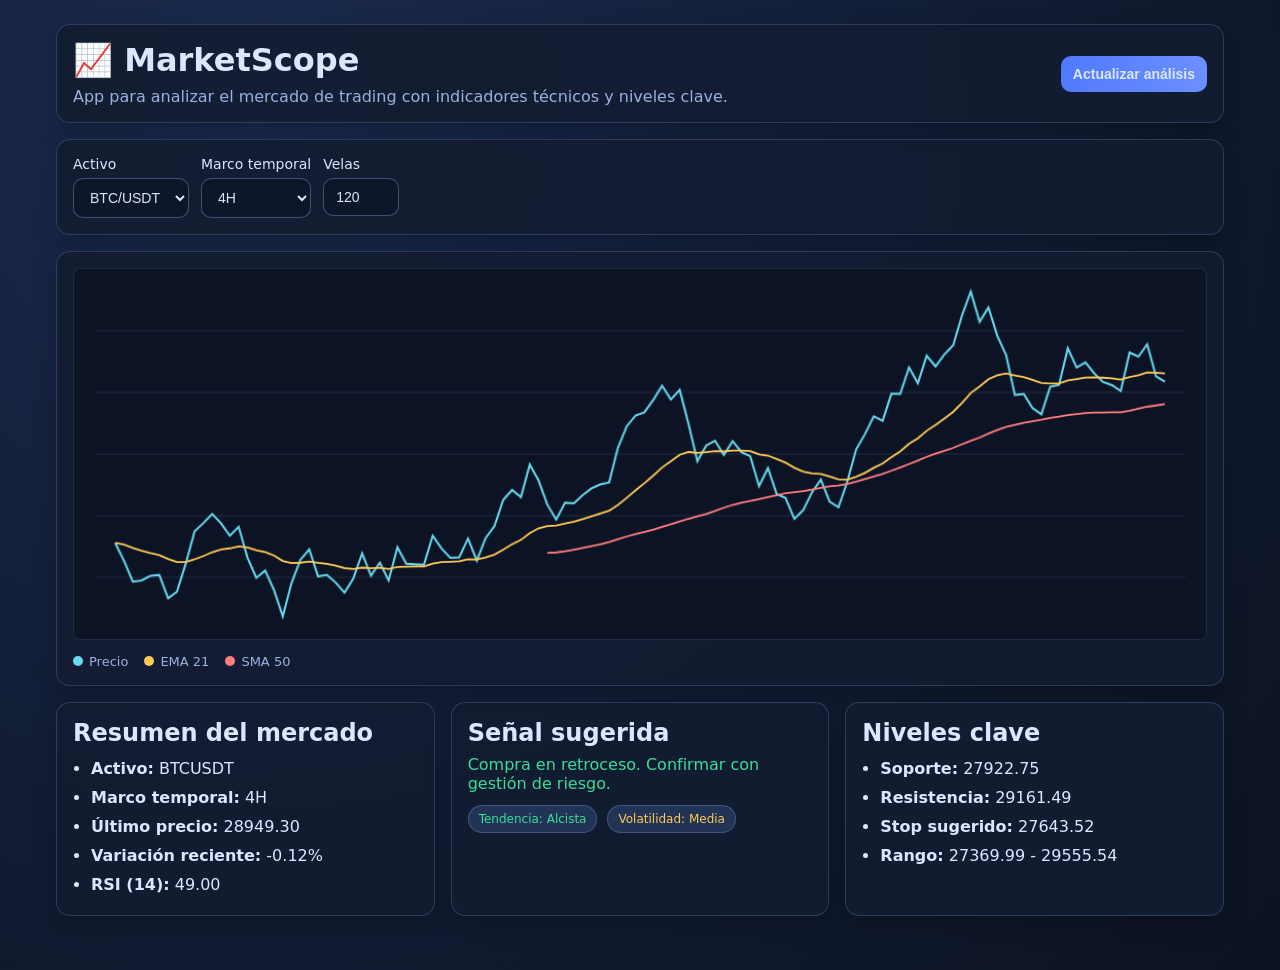
<file: index.html>
<!DOCTYPE html>
<html lang="es">
<head>
  <meta charset="UTF-8" />
  <meta name="viewport" content="width=device-width, initial-scale=1.0" />
  <title>MarketScope - Analizador de Trading</title>
  <link rel="stylesheet" href="styles.css" />
</head>
<body>
  <main class="app">
    <header class="app__header card">
      <div>
        <h1>📈 MarketScope</h1>
        <p>App para analizar el mercado de trading con indicadores técnicos y niveles clave.</p>
      </div>
      <button id="refreshBtn" class="button">Actualizar análisis</button>
    </header>

    <section class="controls card">
      <label>
        Activo
        <select id="symbolSelect">
          <option value="BTCUSDT">BTC/USDT</option>
          <option value="ETHUSDT">ETH/USDT</option>
          <option value="EURUSD">EUR/USD</option>
          <option value="AAPL">AAPL</option>
        </select>
      </label>

      <label>
        Marco temporal
        <select id="timeframeSelect">
          <option value="1H">1H</option>
          <option value="4H" selected>4H</option>
          <option value="1D">1D</option>
        </select>
      </label>

      <label>
        Velas
        <input id="periodInput" type="number" min="40" max="300" value="120" />
      </label>
    </section>

    <section class="chart card">
      <canvas id="priceCanvas" width="1100" height="360" aria-label="Gráfico de precio"></canvas>
      <div class="chart__legend">
        <span><i class="dot price"></i>Precio</span>
        <span><i class="dot ema"></i>EMA 21</span>
        <span><i class="dot sma"></i>SMA 50</span>
      </div>
    </section>

    <section class="grid">
      <article class="card stats">
        <h2>Resumen del mercado</h2>
        <ul id="marketSummary"></ul>
      </article>

      <article class="card signal">
        <h2>Señal sugerida</h2>
        <p id="signalText">Calculando...</p>
        <div class="pill-group">
          <span id="trendPill" class="pill">Tendencia</span>
          <span id="volatilityPill" class="pill">Volatilidad</span>
        </div>
      </article>

      <article class="card levels">
        <h2>Niveles clave</h2>
        <ul id="levelsList"></ul>
      </article>
    </section>
  </main>

  <script src="app.js"></script>
</body>
</html>
</file>
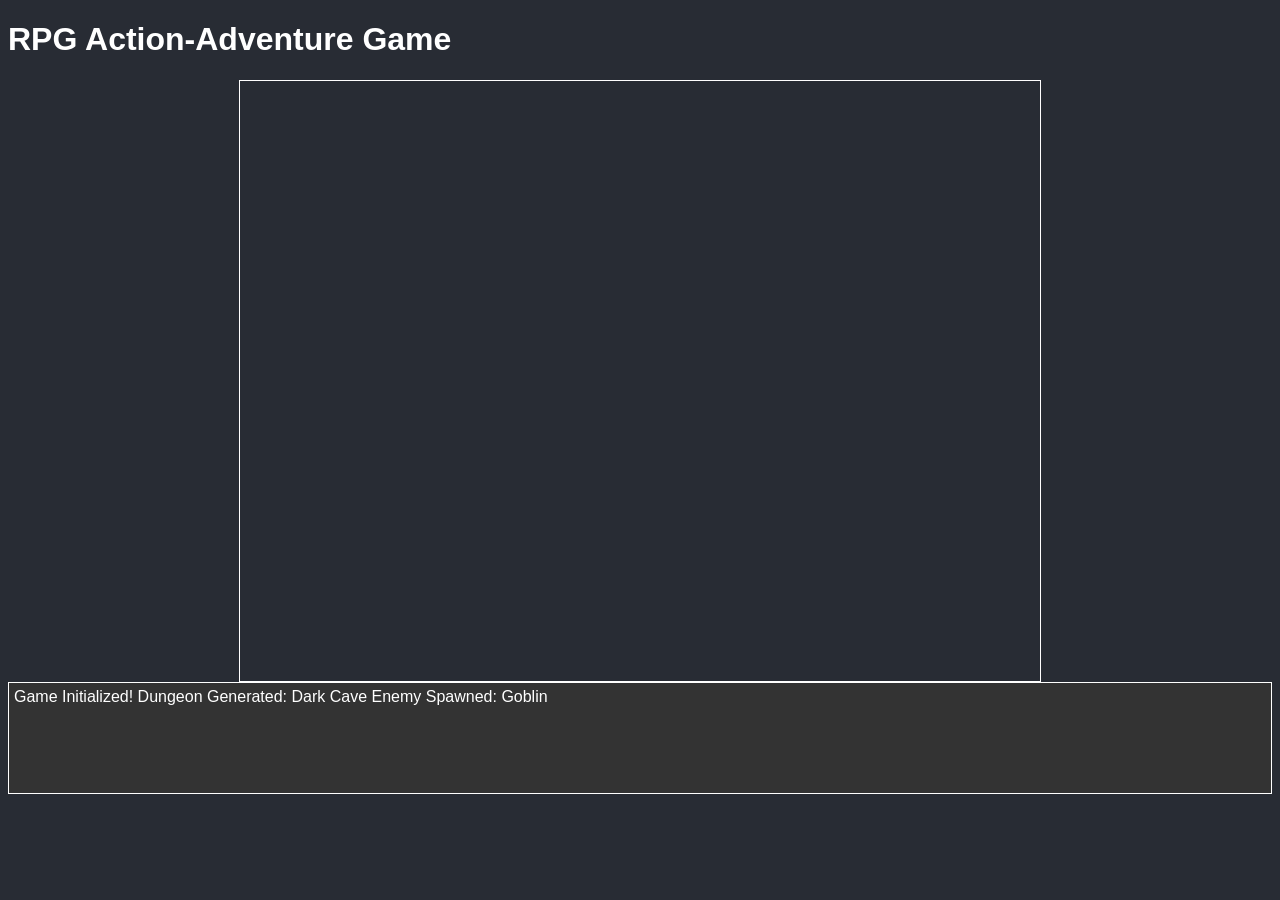
<file: game.html>
<!DOCTYPE html>
<html lang="en">
<head>
    <meta charset="UTF-8">
    <meta name="viewport" content="width=device-width, initial-scale=1.0">
    <title>RPG Action-Adventure Game</title>
    <style>
        body { font-family: Arial, sans-serif; background-color: #282c34; color: white; }
        #game { width: 800px; height: 600px; border: 1px solid #fff; margin: auto; }
        #log {
            height: 100px;
            overflow-y: scroll;
            border: 1px solid #fff;
            background-color: #333;
            padding: 5px;
        }
    </style>
</head>
<body>

    <h1>RPG Action-Adventure Game</h1>
    <div id="game"></div>
    <div id="log"></div>
    
    <script>
        // Game Variables
        let player = {
            name: 'Hero',
            health: 100,
            level: 1,
            experience: 0,
            skills: [],
        };
        let enemies = [];
        let dungeons = [];

        // Function to initialize the game
        function initGame() {
            document.getElementById('log').innerHTML = 'Game Initialized!';
            generateDungeon();
            spawnEnemies();
        }

        // Dungeon Generation
        function generateDungeon() {
            dungeons.push({ id: 1, name: 'Dark Cave', level: 1 });
            document.getElementById('log').innerHTML += '\nDungeon Generated: Dark Cave';
        }

        // Spawn Enemies
        function spawnEnemies() {
            enemies.push({ name: 'Goblin', health: 30 });
            document.getElementById('log').innerHTML += '\nEnemy Spawned: Goblin';
        }

        // Combat System
        function attackEnemy() {
            let enemy = enemies[0]; // Attack the first enemy
            enemy.health -= 10;
            if (enemy.health <= 0) {
                document.getElementById('log').innerHTML += '\nYou defeated the ' + enemy.name + '!';
                enemies.shift(); // Remove defeated enemy
            } else {
                document.getElementById('log').innerHTML += '\nAttacked ' + enemy.name + ', health left: ' + enemy.health;
            }
        }

        // Level Up
        function levelUp() {
            player.level += 1;
            player.health += 20; // Increase health on level up
            document.getElementById('log').innerHTML += '\nLevel Up! Now at level ' + player.level + '!';
        }

        // Skill Tree
        function addSkill(skill) {
            player.skills.push(skill);
            document.getElementById('log').innerHTML += '\nLearned new skill: ' + skill;
        }

        // Start Game
        initGame();
    </script>

</body>
</html>
</file>
<file: styles.css>
:root {
  --bg: #0b1220;
  --card: #141d32;
  --text: #dce7ff;
  --muted: #9bb0df;
  --accent: #5f8cff;
  --good: #3ddc97;
  --bad: #ff6b6b;
  --warn: #ffc857;
}

* { box-sizing: border-box; }

body {
  margin: 0;
  font-family: Inter, system-ui, -apple-system, Segoe UI, Roboto, sans-serif;
  background: radial-gradient(circle at 20% 10%, #1a2a4d, var(--bg));
  color: var(--text);
}

.app {
  max-width: 1200px;
  margin: 24px auto;
  padding: 0 16px 30px;
  display: grid;
  gap: 16px;
}

.card {
  background: rgba(20, 29, 50, 0.95);
  border: 1px solid rgba(159, 184, 255, 0.2);
  border-radius: 14px;
  padding: 16px;
  box-shadow: 0 8px 24px rgba(0, 0, 0, 0.22);
}

.app__header {
  display: flex;
  justify-content: space-between;
  align-items: center;
  gap: 12px;
}

h1, h2 { margin: 0 0 8px; }
p { margin: 0; color: var(--muted); }

.controls {
  display: flex;
  gap: 12px;
  flex-wrap: wrap;
}

label {
  display: flex;
  flex-direction: column;
  font-size: 14px;
  gap: 6px;
}

select, input, .button {
  border: 1px solid rgba(162, 186, 255, 0.35);
  border-radius: 10px;
  background: #0e1629;
  color: var(--text);
  padding: 10px 12px;
  font-size: 14px;
}

.button {
  background: linear-gradient(100deg, #4f79ff, #6d90ff);
  border: none;
  cursor: pointer;
  font-weight: 600;
}

.chart canvas {
  width: 100%;
  height: auto;
  border-radius: 8px;
  background: #0b1324;
  border: 1px solid rgba(159, 184, 255, 0.14);
}

.chart__legend {
  display: flex;
  gap: 16px;
  margin-top: 10px;
  color: var(--muted);
  font-size: 13px;
}

.dot {
  width: 10px;
  height: 10px;
  border-radius: 50%;
  display: inline-block;
  margin-right: 6px;
}

.dot.price { background: #66d9ef; }
.dot.ema { background: #ffc857; }
.dot.sma { background: #ff7f7f; }

.grid {
  display: grid;
  gap: 16px;
  grid-template-columns: repeat(auto-fit, minmax(230px, 1fr));
}

ul {
  margin: 0;
  padding-left: 18px;
  line-height: 1.8;
}

.pill-group {
  display: flex;
  gap: 10px;
  margin-top: 12px;
}

.pill {
  background: #223455;
  border: 1px solid rgba(159, 184, 255, 0.25);
  border-radius: 999px;
  font-size: 12px;
  padding: 6px 10px;
}

.bull { color: var(--good); }
.bear { color: var(--bad); }
.flat { color: var(--warn); }
</file>
